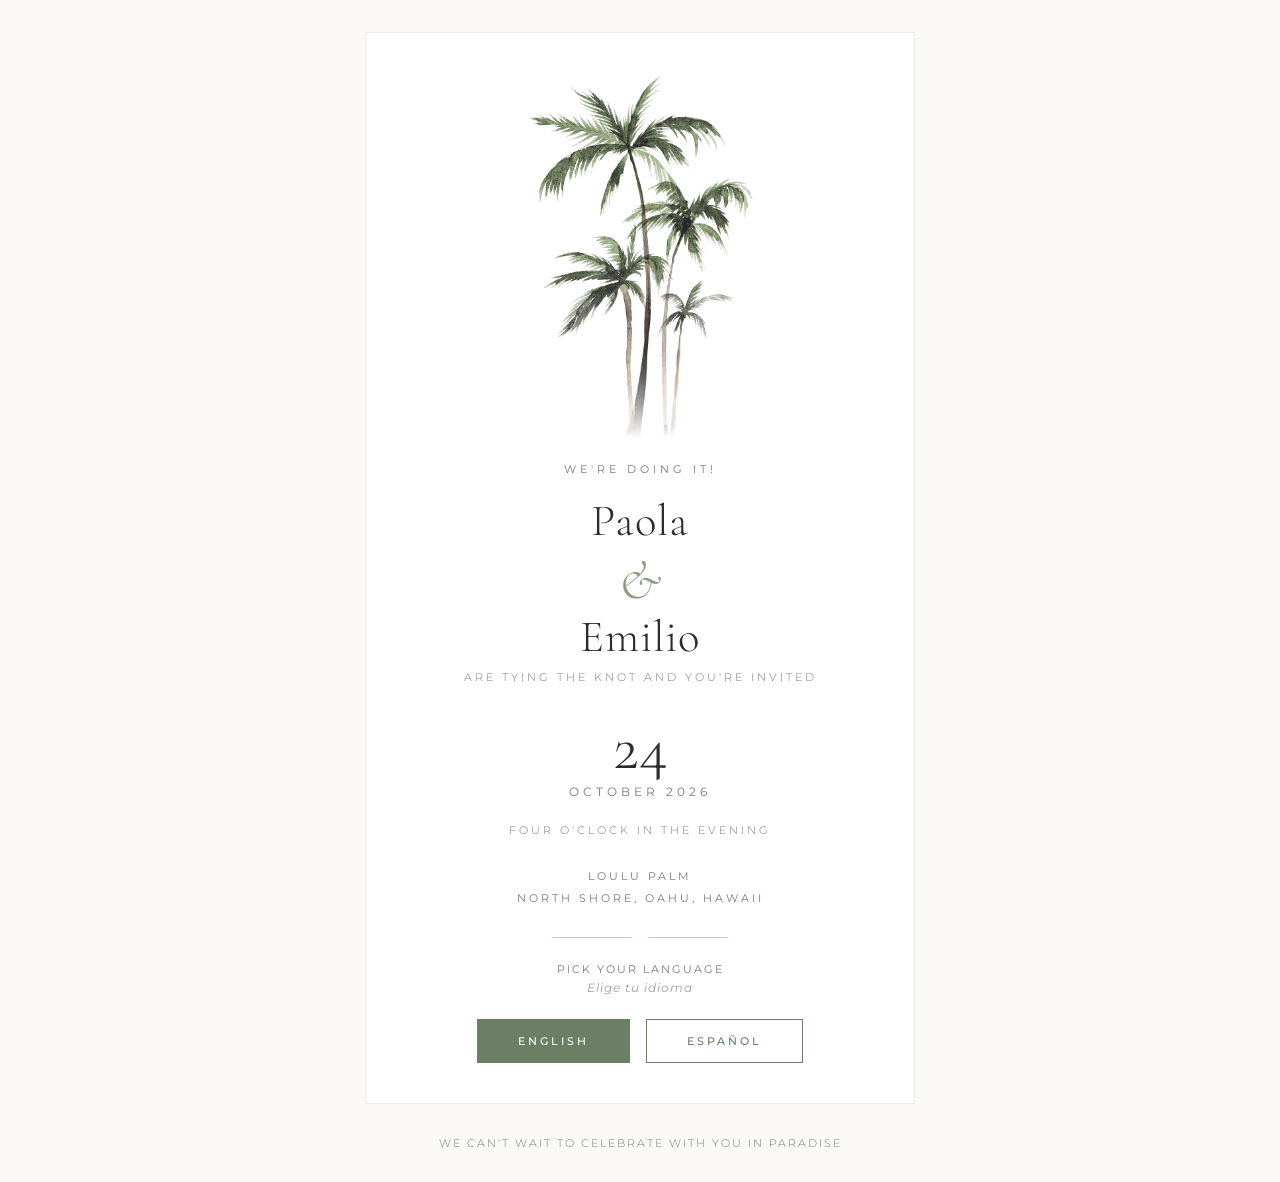
<file: index.html>
<!DOCTYPE html>
<html lang="en">
<head>
    <meta charset="UTF-8">
    <meta name="viewport" content="width=device-width, initial-scale=1.0">
    <title>Paola & Emilio - Wedding Invitation</title>
    <link rel="stylesheet" href="styles.css">
</head>
<body>
    <div class="container">
        <div class="invitation-card">
            <!-- Watercolor Palm Trees -->
            <div class="palm-header">
                <img src="photos/palm-header.png" alt="" aria-hidden="true">
            </div>

            <p class="prelude">We're doing it!</p>

            <h1 class="names">
                <span class="names-first">Paola</span>
                <span class="names-ampersand">&</span>
                <span class="names-second">Emilio</span>
            </h1>

            <p class="invite-text">are tying the knot and you're invited</p>

            <div class="date-display">
                <div class="date-day">24</div>
                <div class="date-month-year">October 2026</div>
            </div>

            <p class="invite-text">four o'clock in the evening</p>

            <div class="location">
                <p>Loulu Palm</p>
            </div>
            <div class="location">
                <p>North Shore, Oahu, Hawaii</p>
            </div>

            <div class="divider" style="margin-top: 2rem;">
                <span></span>
                <span></span>
            </div>

            <p class="language-prompt">Pick your language</p>
            <p class="language-prompt-es">Elige tu idioma</p>

            <div class="language-buttons">
                <a href="invitation-en.html" class="btn btn-primary">
                    <span class="btn-text">English</span>
                </a>
                <a href="invitation-es.html" class="btn btn-secondary">
                    <span class="btn-text">Español</span>
                </a>
            </div>
        </div>
    </div>

    <footer class="footer">
        <p>We can't wait to celebrate with you in paradise</p>
    </footer>
</body>
</html>
</file>
<file: styles.css>
/* ========================================
   Wedding Invitation - Minimalist Watercolor Palm
   Hawaii Wedding | Soft Sage & White
   Inspired by elegant watercolor palm invitation
   ======================================== */

@import url('https://fonts.googleapis.com/css2?family=Cormorant+Garamond:ital,wght@0,300;0,400;0,500;0,600;1,300;1,400&family=Montserrat:wght@300;400;500&family=Libre+Bodoni:ital,wght@0,400;0,700;1,400&display=swap');

:root {
    --white: #ffffff;
    --cream: #faf9f6;
    --sage-lightest: #e8ede6;
    --sage-light: #c5d1c0;
    --sage: #8a9e82;
    --sage-dark: #6b7f64;
    --sage-darker: #4a5d44;
    --text-primary: #2c2c2c;
    --text-secondary: #5a5a5a;
    --text-light: #7a7a7a;
    --gold: #c4a96a;
    --gold-light: #d4be8a;
    --border-light: rgba(138, 158, 130, 0.2);
}

* {
    margin: 0;
    padding: 0;
    box-sizing: border-box;
}

html {
    scroll-behavior: smooth;
}

body {
    font-family: 'Montserrat', sans-serif;
    background: var(--cream);
    min-height: 100vh;
    display: flex;
    flex-direction: column;
    align-items: center;
    justify-content: center;
    padding: 2rem;
    position: relative;
    overflow-x: hidden;
    color: var(--text-primary);
}

/* ========================================
   Landing Page Styles
   ======================================== */

.container {
    width: 100%;
    max-width: 550px;
    z-index: 1;
}

/* Invitation Card */
.invitation-card {
    background: var(--white);
    padding: 3rem 2.5rem 2.5rem;
    text-align: center;
    position: relative;
    border: 1px solid var(--border-light);
}

/* Watercolor Palm Tree Header - real image */
.palm-header {
    margin: -3rem -2.5rem 1.5rem -2.5rem;
    padding: 0;
    text-align: center;
    position: relative;
    overflow: hidden;
    pointer-events: none;
}

.palm-header img {
    width: 75%;
    max-width: 340px;
    height: auto;
    display: block;
    margin: 0 auto;
    opacity: 0.85;
}

/* Decorative Top (legacy - hidden) */
.decorative-top {
    display: none;
}

/* Background palm decorations for invitation pages */
body.invitation-page::before,
body.invitation-page::after {
    content: '';
    position: fixed;
    top: -5%;
    width: 280px;
    height: 380px;
    pointer-events: none;
    z-index: 0;
    background-size: contain;
    background-repeat: no-repeat;
    opacity: 0.12;
}

body.invitation-page::before {
    left: -60px;
    background-image: url('photos/palm-light.png');
    background-position: left top;
}

body.invitation-page::after {
    right: -60px;
    background-image: url('photos/palm-light-mirror.png');
    background-position: right top;
}

/* Typography */
.prelude {
    font-family: 'Montserrat', sans-serif;
    font-size: 0.7rem;
    color: var(--text-light);
    letter-spacing: 4px;
    text-transform: uppercase;
    margin-bottom: 1.2rem;
    font-weight: 400;
}

.names {
    font-family: 'Cormorant Garamond', serif;
    font-size: 2.8rem;
    font-weight: 300;
    color: var(--text-primary);
    margin-bottom: 0.3rem;
    line-height: 1.2;
    letter-spacing: 1px;
}

.names-first,
.names-second {
    display: block;
    font-family: 'Cormorant Garamond', serif;
    font-size: 2.8rem;
    font-weight: 300;
    color: var(--text-primary);
    line-height: 1.2;
    letter-spacing: 1px;
}

.names-ampersand {
    display: block;
    font-family: 'Cormorant Garamond', serif;
    font-size: 3.5rem;
    font-weight: 300;
    color: var(--sage);
    line-height: 1;
    margin: 0.2rem 0;
    font-style: italic;
}

.invite-text {
    font-family: 'Montserrat', sans-serif;
    font-size: 0.7rem;
    color: var(--text-light);
    letter-spacing: 3px;
    text-transform: uppercase;
    margin-bottom: 2rem;
    font-weight: 300;
    font-style: normal;
}

/* Location */
.location {
    display: flex;
    align-items: center;
    justify-content: center;
    gap: 0.5rem;
    margin-bottom: 0.5rem;
}

.location-icon {
    display: none;
}

.location p {
    font-family: 'Montserrat', sans-serif;
    font-size: 0.7rem;
    color: var(--text-light);
    font-weight: 400;
    letter-spacing: 3px;
    text-transform: uppercase;
}

/* Date display - large style */
.date-display {
    text-align: center;
    margin: 1.5rem 0;
}

.date-day {
    font-family: 'Cormorant Garamond', serif;
    font-size: 4rem;
    font-weight: 300;
    color: var(--text-primary);
    line-height: 1;
}

.date-month-year {
    font-family: 'Montserrat', sans-serif;
    font-size: 0.75rem;
    color: var(--text-light);
    letter-spacing: 4px;
    text-transform: uppercase;
    font-weight: 400;
    margin-top: 0.3rem;
}

.date p {
    font-family: 'Montserrat', sans-serif;
    font-size: 0.75rem;
    color: var(--text-light);
    letter-spacing: 3px;
    text-transform: uppercase;
    margin-bottom: 1.5rem;
}

/* Divider */
.divider {
    display: flex;
    align-items: center;
    justify-content: center;
    gap: 1rem;
    margin: 1.5rem 0;
}

.divider span:first-child,
.divider span:last-child {
    flex: 1;
    height: 1px;
    background: var(--sage-light);
    max-width: 80px;
}

.hibiscus {
    color: var(--sage);
    font-size: 0.8rem;
}

/* Language Prompts */
.language-prompt,
.language-prompt-es {
    font-family: 'Montserrat', sans-serif;
    font-size: 0.7rem;
    color: var(--text-light);
    margin-bottom: 0.25rem;
    letter-spacing: 2px;
    text-transform: uppercase;
}

.language-prompt-es {
    font-style: italic;
    text-transform: none;
    letter-spacing: 1px;
    font-size: 0.75rem;
    margin-bottom: 1.5rem;
    opacity: 0.7;
}

/* Buttons */
.language-buttons {
    display: flex;
    gap: 1rem;
    justify-content: center;
    flex-wrap: wrap;
}

.btn {
    display: inline-flex;
    align-items: center;
    justify-content: center;
    padding: 0.85rem 2.5rem;
    border-radius: 0;
    text-decoration: none;
    font-family: 'Montserrat', sans-serif;
    font-size: 0.7rem;
    font-weight: 500;
    letter-spacing: 3px;
    text-transform: uppercase;
    transition: all 0.3s ease;
    min-width: 150px;
}

.btn-primary {
    background: var(--sage-dark);
    color: var(--white);
    border: 1px solid var(--sage-dark);
}

.btn-primary:hover {
    background: var(--sage-darker);
    border-color: var(--sage-darker);
}

.btn-secondary {
    background: var(--white);
    color: var(--sage-dark);
    border: 1px solid var(--sage-dark);
}

.btn-secondary:hover {
    background: var(--sage-dark);
    color: var(--white);
}

/* Footer */
.footer {
    margin-top: 2rem;
    text-align: center;
    z-index: 1;
}

.footer p {
    font-family: 'Montserrat', sans-serif;
    font-size: 0.7rem;
    color: var(--text-light);
    letter-spacing: 2px;
    text-transform: uppercase;
    font-weight: 300;
}

.footer a {
    color: var(--sage-dark);
    text-decoration: none;
    transition: color 0.3s ease;
}

.footer a:hover {
    color: var(--text-primary);
}

/* ========================================
   Invitation Page Styles
   ======================================== */

/* Full-page invitation body override */
body.invitation-page {
    justify-content: flex-start;
    padding: 0;
    background: var(--cream);
}

body.invitation-page .container {
    max-width: 700px;
    padding: 2rem;
    position: relative;
    z-index: 1;
}

body.invitation-page .section {
    position: relative;
    z-index: 1;
}

body.invitation-page .footer {
    position: relative;
    z-index: 1;
}

/* Hero Section */
.hero {
    min-height: auto;
    display: flex;
    align-items: center;
    justify-content: center;
    padding: 2rem 2rem 0;
}

/* Section Styles */
.section {
    padding: 3rem 2rem;
    max-width: 700px;
    margin: 0 auto;
}

.section-title {
    font-family: 'Cormorant Garamond', serif;
    font-size: 2rem;
    color: var(--text-primary);
    text-align: center;
    margin-bottom: 0.5rem;
    font-weight: 300;
    letter-spacing: 1px;
}

.section-subtitle {
    font-family: 'Montserrat', sans-serif;
    font-size: 0.7rem;
    color: var(--text-light);
    text-align: center;
    letter-spacing: 3px;
    text-transform: uppercase;
    margin-bottom: 2.5rem;
}

/* Palm divider between sections */
.section-divider {
    text-align: center;
    margin: 1rem auto 2rem;
    opacity: 0.3;
}

.section-divider svg {
    width: 60px;
    height: auto;
}

/* Details Grid */
.details-grid {
    display: grid;
    grid-template-columns: repeat(auto-fit, minmax(250px, 1fr));
    gap: 1.5rem;
    margin-top: 2rem;
}

.detail-card {
    background: var(--white);
    padding: 2rem 1.5rem;
    text-align: center;
    border: 1px solid var(--border-light);
    transition: transform 0.3s ease;
}

.detail-card:hover {
    transform: translateY(-2px);
}

.detail-card h3 {
    font-family: 'Cormorant Garamond', serif;
    font-size: 1.3rem;
    color: var(--text-primary);
    margin-bottom: 0.75rem;
    font-weight: 400;
}

.detail-card p {
    color: var(--text-secondary);
    font-size: 0.85rem;
    line-height: 1.7;
    font-weight: 300;
}

/* Inline detail cards (hero area) */
.detail-card-inline {
    border: none;
    box-shadow: none;
    padding: 1rem;
    background: transparent;
}

.detail-card-inline h3 {
    font-family: 'Montserrat', sans-serif;
    font-size: 0.65rem;
    color: var(--text-light);
    letter-spacing: 3px;
    text-transform: uppercase;
    font-weight: 400;
    margin-bottom: 0.5rem;
}

.detail-card-inline p {
    font-family: 'Cormorant Garamond', serif;
    font-size: 1.1rem;
    color: var(--text-primary);
    font-weight: 400;
}

/* RSVP Form */
.rsvp-form {
    max-width: 450px;
    margin: 0 auto;
}

.form-group {
    margin-bottom: 1.5rem;
}

.form-group label {
    display: block;
    font-family: 'Montserrat', sans-serif;
    font-size: 0.65rem;
    color: var(--text-light);
    margin-bottom: 0.5rem;
    text-transform: uppercase;
    letter-spacing: 2px;
    font-weight: 400;
}

.form-group input,
.form-group select,
.form-group textarea {
    width: 100%;
    padding: 0.85rem 1rem;
    border: 1px solid var(--sage-light);
    border-radius: 0;
    font-family: 'Montserrat', sans-serif;
    font-size: 0.85rem;
    color: var(--text-primary);
    background: var(--white);
    transition: border-color 0.3s ease;
    font-weight: 300;
}

.form-group input:focus,
.form-group select:focus,
.form-group textarea:focus {
    outline: none;
    border-color: var(--sage-dark);
}

.form-group textarea {
    min-height: 100px;
    resize: vertical;
}

/* Radio Buttons */
.radio-group {
    display: flex;
    gap: 1.5rem;
    margin-top: 0.5rem;
}

.radio-option {
    display: flex;
    align-items: center;
    gap: 0.5rem;
    cursor: pointer;
    font-size: 0.85rem;
    color: var(--text-secondary);
}

.radio-option input[type="radio"] {
    width: auto;
    accent-color: var(--sage-dark);
}

/* Submit Button */
.btn-submit {
    width: 100%;
    padding: 1rem;
    margin-top: 1rem;
    cursor: pointer;
    border: 1px solid var(--sage-dark);
    font-family: 'Montserrat', sans-serif;
}

/* Back Link */
.back-link {
    display: inline-flex;
    align-items: center;
    gap: 0.5rem;
    color: var(--sage-dark);
    text-decoration: none;
    font-size: 0.7rem;
    margin-bottom: 1.5rem;
    letter-spacing: 2px;
    text-transform: uppercase;
    transition: color 0.3s ease;
}

.back-link:hover {
    color: var(--text-primary);
}

/* ========================================
   Love Story Section
   ======================================== */

.story-container {
    max-width: 550px;
    margin: 0 auto;
}

.story-timeline {
    position: relative;
    padding-left: 2rem;
}

.story-timeline::before {
    content: '';
    position: absolute;
    left: 0;
    top: 0;
    bottom: 0;
    width: 1px;
    background: var(--sage-light);
}

.story-item {
    position: relative;
    padding-bottom: 2.5rem;
    padding-left: 1.5rem;
}

.story-item:last-child {
    padding-bottom: 0;
}

.story-item::before {
    content: '';
    position: absolute;
    left: -2.05rem;
    top: 0.3rem;
    width: 8px;
    height: 8px;
    background: var(--sage);
    border-radius: 50%;
}

.story-date {
    display: inline-block;
    font-family: 'Montserrat', sans-serif;
    font-size: 0.6rem;
    color: var(--sage-dark);
    padding: 0.2rem 0;
    margin-bottom: 0.3rem;
    font-weight: 500;
    letter-spacing: 2px;
    text-transform: uppercase;
}

.story-item h3 {
    font-family: 'Cormorant Garamond', serif;
    font-size: 1.3rem;
    color: var(--text-primary);
    margin-bottom: 0.5rem;
    font-weight: 400;
}

.story-item p {
    color: var(--text-secondary);
    font-size: 0.85rem;
    line-height: 1.8;
    font-weight: 300;
    font-style: normal;
}

/* ========================================
   Photos
   ======================================== */

/* Hero Photo */
.hero-photo {
    max-width: 240px;
    margin: 0 auto 1.5rem;
    overflow: hidden;
}

.hero-photo img {
    width: 100%;
    height: auto;
    display: block;
    filter: saturate(0.85);
}

/* Section Photo */
.section-photo {
    max-width: 550px;
    margin: 0 auto 2rem;
    overflow: hidden;
}

.section-photo img {
    width: 100%;
    height: auto;
    display: block;
    filter: saturate(0.85);
}

/* Dogs Section */
.dogs-section {
    text-align: center;
}

.dogs-grid {
    display: grid;
    grid-template-columns: 1fr 1fr;
    gap: 1rem;
    max-width: 500px;
    margin: 0 auto;
}

.dogs-photo {
    overflow: hidden;
}

.dogs-photo img {
    width: 100%;
    height: auto;
    display: block;
    filter: saturate(0.85);
}

/* ========================================
   Animations
   ======================================== */

.fade-in {
    opacity: 0;
    transform: translateY(15px);
    animation: fadeInUp 0.8s ease forwards;
}

@keyframes fadeInUp {
    to {
        opacity: 1;
        transform: translateY(0);
    }
}

/* Gentle float for decorative elements */
@keyframes gentleFloat {
    0%, 100% {
        transform: translateY(0);
    }
    50% {
        transform: translateY(-5px);
    }
}

/* ========================================
   Responsive
   ======================================== */

@media (max-width: 600px) {
    body {
        padding: 1rem;
    }

    .invitation-card {
        padding: 2rem 1.5rem 2rem;
    }

    .palm-header {
        margin: -2rem -1.5rem 1.5rem -1.5rem;
    }

    .names,
    .names-first,
    .names-second {
        font-size: 2rem;
    }

    .names-ampersand {
        font-size: 2.5rem;
    }

    .date-day {
        font-size: 3rem;
    }

    .language-buttons {
        flex-direction: column;
        align-items: center;
    }

    .btn {
        width: 100%;
        max-width: 200px;
    }

    .hero {
        padding: 1rem 1rem 0;
    }

    .section {
        padding: 2rem 1rem;
    }

    .section-title {
        font-size: 1.6rem;
    }

    .hero-photo {
        max-width: 180px;
    }

    .dogs-grid {
        gap: 0.75rem;
    }

    .story-timeline {
        padding-left: 1.5rem;
    }

    .story-item::before {
        left: -1.55rem;
        width: 6px;
        height: 6px;
    }

    .story-item {
        padding-left: 1rem;
    }

    .radio-group {
        flex-direction: column;
        gap: 0.75rem;
    }

    body.invitation-page::before,
    body.invitation-page::after {
        width: 150px;
        height: 200px;
        opacity: 0.08;
    }

    body.invitation-page::before {
        left: -40px;
    }

    body.invitation-page::after {
        right: -40px;
    }
}

/* ========================================
   Hide old tropical elements
   ======================================== */

.leaf {
    display: none;
}

.palm-decoration {
    display: none;
}

/* ========================================
   RSVP Submission States
   ======================================== */

.btn-loading {
    opacity: 0.7;
    cursor: not-allowed;
}

.rsvp-message {
    text-align: center;
    padding: 3rem 2rem;
    max-width: 450px;
    margin: 0 auto;
    animation: fadeInUp 0.6s ease forwards;
}

.rsvp-message-icon {
    width: 60px;
    height: 60px;
    border-radius: 50%;
    display: flex;
    align-items: center;
    justify-content: center;
    margin: 0 auto 1.5rem;
    font-size: 1.5rem;
    font-weight: 300;
}

.rsvp-message h3 {
    font-family: 'Cormorant Garamond', serif;
    font-size: 1.8rem;
    font-weight: 300;
    color: var(--text-primary);
    margin-bottom: 1rem;
    letter-spacing: 0.5px;
}

.rsvp-message p {
    font-family: 'Montserrat', sans-serif;
    font-size: 0.85rem;
    color: var(--text-secondary);
    line-height: 1.8;
    font-weight: 300;
}

.rsvp-message a {
    color: var(--sage-dark);
    text-decoration: none;
    transition: color 0.3s ease;
}

.rsvp-message a:hover {
    color: var(--text-primary);
}

.rsvp-success .rsvp-message-icon {
    background: var(--sage-lightest);
    color: var(--sage-dark);
    border: 1px solid var(--sage-light);
}

.rsvp-error .rsvp-message-icon {
    background: #fdf2f2;
    color: #c0392b;
    border: 1px solid #f0d0d0;
}
</file>
